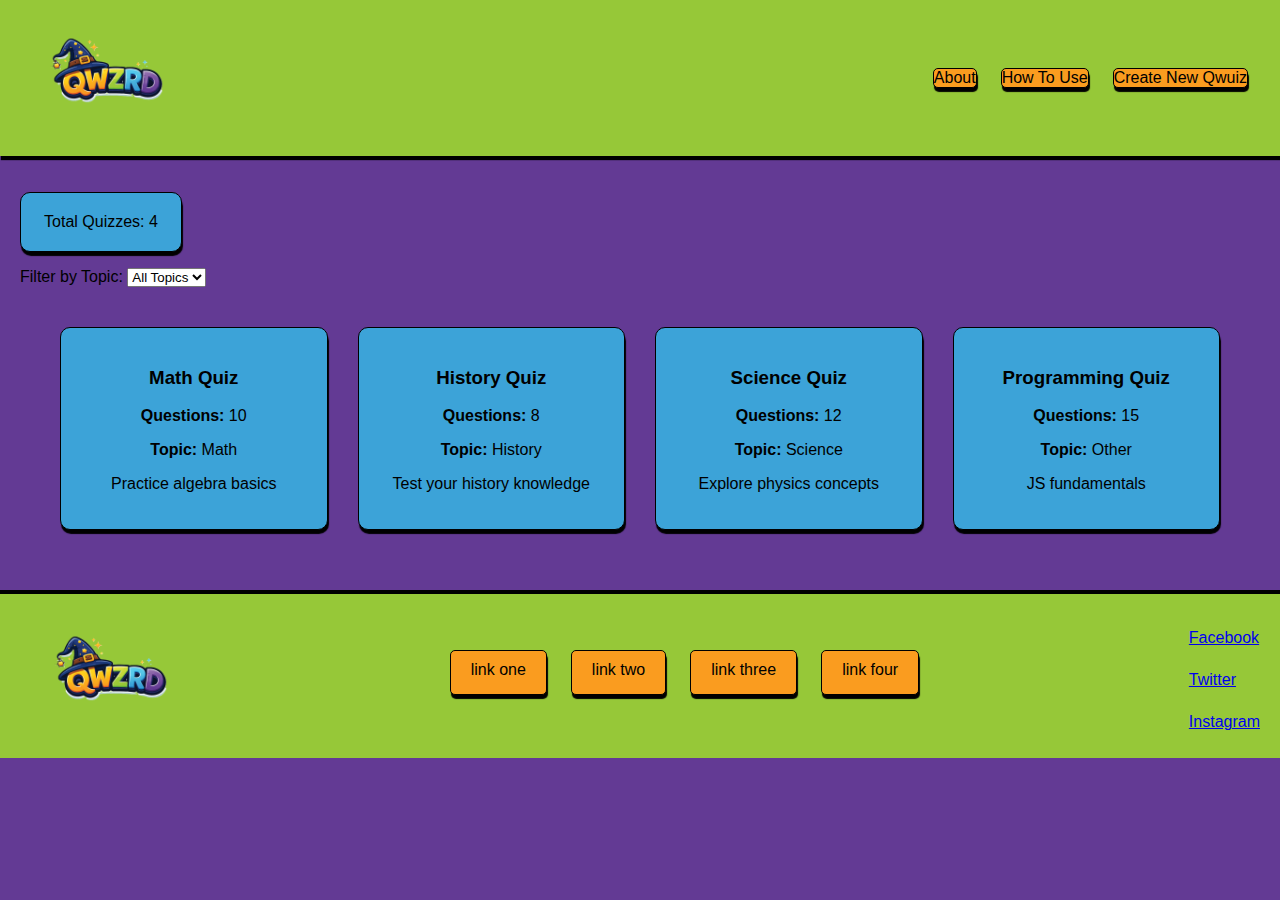
<file: qwuizard/index.html>
<!DOCTYPE html>
<html lang="en">
<head>
    <meta charset="UTF-8">
    <meta name="viewport" content="width=device-width, initial-scale=1.0">
    <title>Qwuizard</title>
    <meta name="description" content="A platform for users to create and take personalized quizzes.">
    <link rel="stylesheet" href="styles/index.css">
    <script src="javascript/index.js" defer></script>
</head>
<body>
    <header>
        <div>
            <img class="logo" src="images/QWZRD logo with wizard hat - transparent background.png" alt="Logo">
        </div>
        <nav>
            <ul style="list-style: none;">
                <li><a href="#">About</a></li>
                <li><a href="how-to-use.html">How To Use</a></li>
                <li><a href="#" id="openModalBtn">Create New Qwuiz</a></li>
            </ul>
        </nav>

    </header>
    <main>

        <p id="totalQuizzes">Total quizzes: ${totalQuizzes}</p>

        <label for="topicFilter">Filter by Topic:</label>
        <select id="topicFilter">
            <option value="All">All Topics</option>
            <option value="Math">Math</option>
            <option value="History">History</option>
            <option value="Science">Science</option>
            <option value="Other">Other</option>
        </select>

        <div id="modal" class="modal-hidden">
            <div id="modal-content">
                <span id="closeModalBtn" class="close-modal">X</span>
                <h2>Create New Quiz</h2>

                <form id="quizForm">
                    <input type="text" id="title" placeholder="Quiz Title" required>
                    <input type="number" id="questions" placeholder="Number of Questions" required>
                    <input type="text" id="topic" placeholder="Quiz Topic" required>
                    <textarea id="description" placeholder="Quiz Description" required></textarea>
                    <button type="submit">Create Quiz</button>
                </form>

            </div>
        </div>
        
        <div id="quizContainer">
            
        </div>

    </main>
    <footer>
        <div>
            <img class="logo" src="images/QWZRD logo with wizard hat - transparent background.png" alt="Logo">
        </div>
        <div id="footerNav">
            <a href="#">link one</a>
            <a href="#">link two</a>
            <a href="#">link three</a>
            <a href="#">link four</a>
        </div>
        <div id="footerSocials">
            <a href="#">Facebook</a>
            <a href="#">Twitter</a>
            <a href="#">Instagram</a>
        </div>
    </footer>
</body>
</html>
</file>
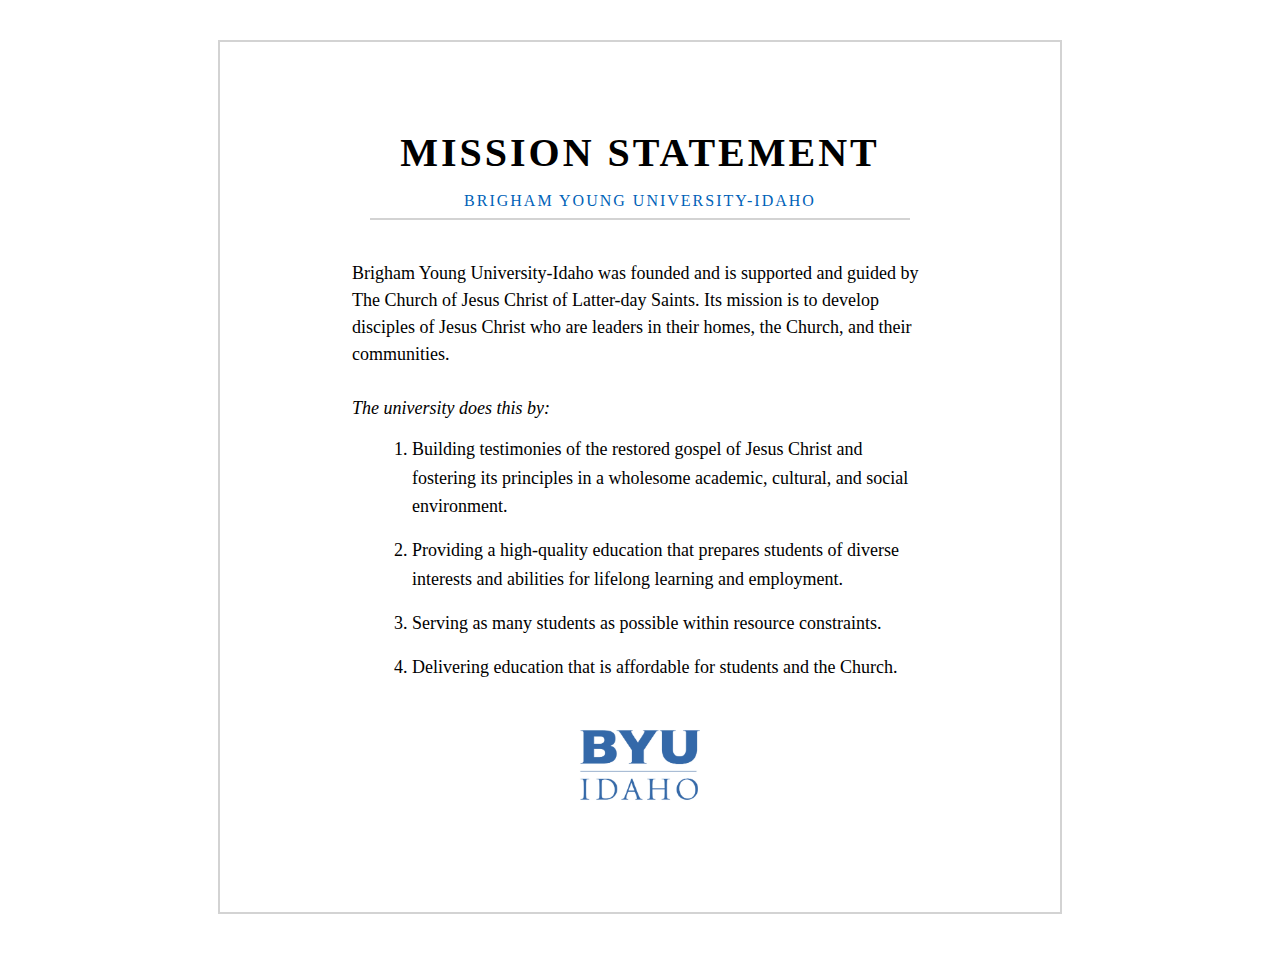
<file: week1/mission_statement/index.html>
<!DOCTYPE html>
<html lang="en">
<head>
    <link rel="stylesheet" href="./styles.css">
    <meta charset="UTF-8">
    <meta name="viewport" content="width=device-width, initial-scale=1.0">
    <meta name="description" content="A mission statement for Brigham Young University-Idaho.">
    <meta name="author" content="Carson Roberts">
    

    <title>Document</title>
</head>
<body>
    <div class ='page'>
        <header>
            <h1 id = 'title'>MISSION STATEMENT</h1>
            <P id = 'subtitle'>BRIGHAM YOUNG UNIVERSITY-IDAHO</P>
            <hr>
        </header>
    
        <div id = 'content'>
            <P id="description">
                Brigham Young University-Idaho was founded and is supported and guided by The Church of Jesus Christ of Latter-day Saints. Its mission is to develop disciples of Jesus Christ who are leaders in their homes, the Church, and their communities.
            </P>
        
            <p id = 'list_header'>The university does this by:</p>
        
            <ol>
                <li>
                    Building testimonies of the restored gospel of Jesus Christ and fostering its principles in a wholesome academic, cultural, and social environment.
                </li>
            
                <li>
                    Providing a high-quality education that prepares students of diverse interests and abilities for lifelong learning and employment.
                </li>
            
                <li>
                    Serving as many students as possible within resource constraints.
                </li>
            
                <li>
                    Delivering education that is affordable for students and the Church.
                </li>
            </ol>
        </div>
        
        <footer>
            <p><img src=".\images\byui-logo-blue.webp" alt="Brigham Young University-Idaho logo"></p>
        </footer>
    </div>
</body>
</html>
</file>
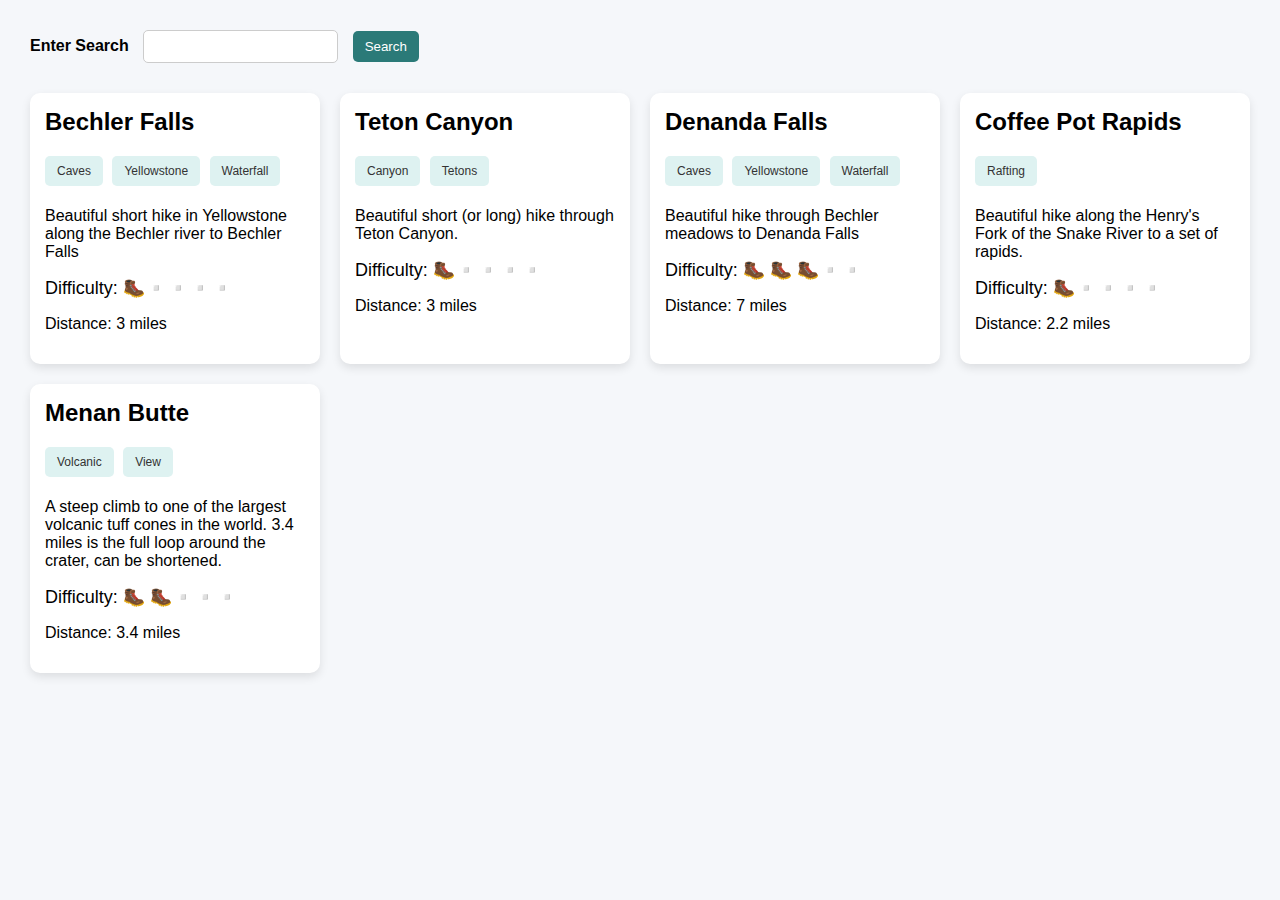
<file: week10/ponder/index.html>
<!DOCTYPE html>
<html lang="en">
  <head>
    <meta charset="UTF-8">
    <meta name="viewport" content="width=device-width, initial-scale=1.0">
    <title>Sorting Activities</title>
    <link rel="stylesheet" href="styles.css">
    <script defer src="scripts.js"></script>
  </head>
  <body>
    <label for="search">Enter Search</label>
    <input id="search" type="text">
    <button>Search</button>
    <div id="hike-container">
      <div class="hike-card">
        <div class="hike-content">
          <h2>Teton Canyon</h2>
          <div class="hike-tags">
            <button>Canyon</button>
            <button>Tetons</button>
          </div>
          <p>Beautiful short (or long) hike through Teton Canyon.</p>
          <p><span class="rating" role="img" aria-label="1 out of 5">🥾</span></p>
        </div>
      </div>
    </div>
  </body>
</html>
</file>
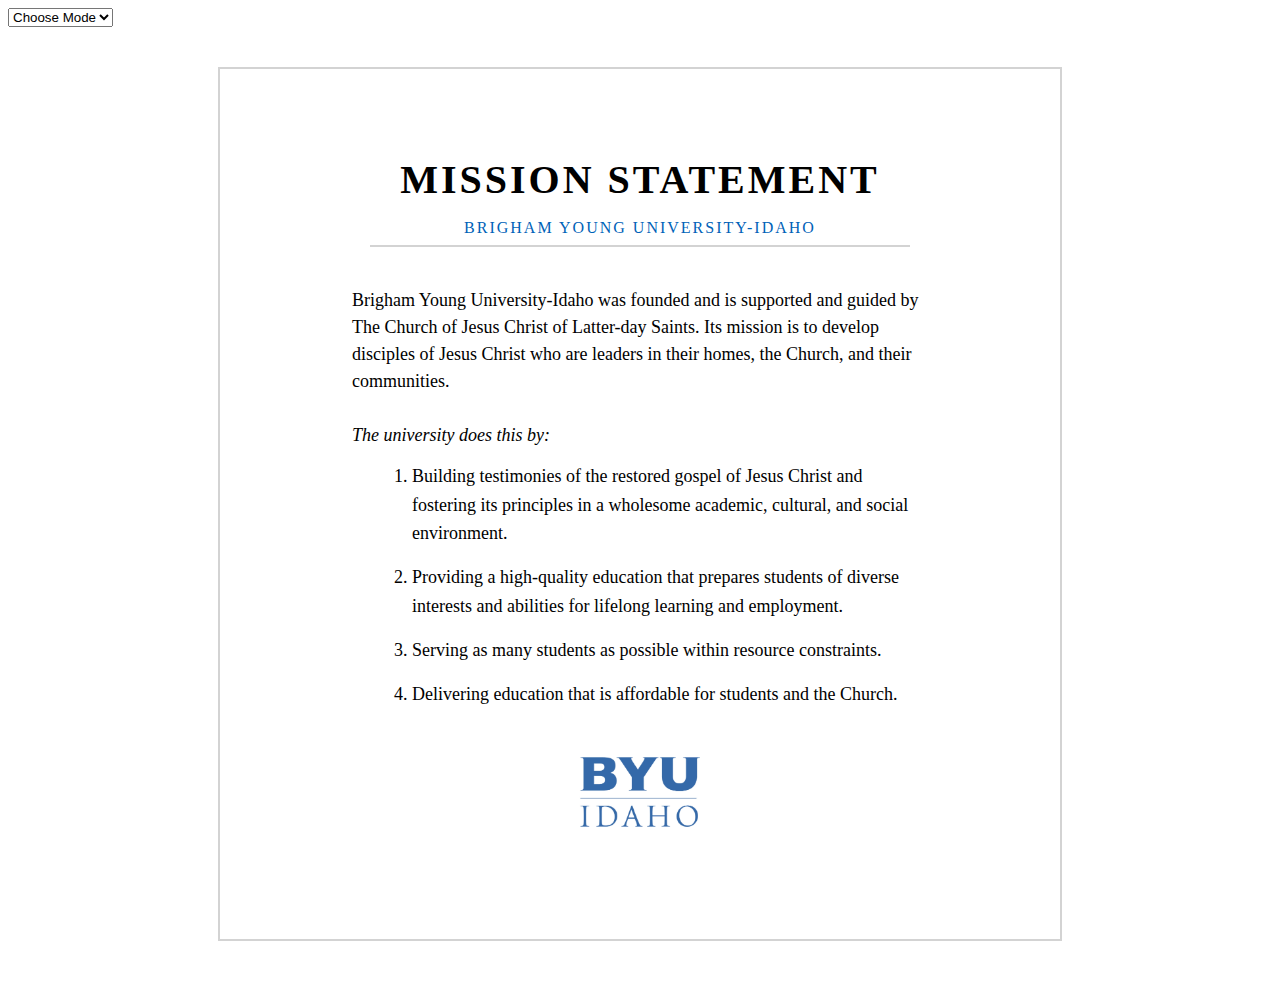
<file: week2/prove/index.html>
<!DOCTYPE html>
<html lang="en">
<head>
    <link rel="stylesheet" href="./styles.css">
    <script src="scripts.js" defer></script>
    <meta charset="UTF-8">
    <meta name="viewport" content="width=device-width, initial-scale=1.0">
    <meta name="description" content="A mission statement for Brigham Young University-Idaho.">
    <meta name="author" content="Carson Roberts">
    

    <title>Document</title>
</head>
<body>
    
    <select>
        <option>Choose Mode</option>
        <option value="dark">Dark</option>
        <option value="light">Light</option>
    </select>              
                    
    <div class ='page'>
        
        <header>
            <h1 id = 'title'>MISSION STATEMENT</h1>
            <P id = 'subtitle'>BRIGHAM YOUNG UNIVERSITY-IDAHO</P>
            <hr>
        </header>
    
        <div id = 'content'>
            <P id="description">
                Brigham Young University-Idaho was founded and is supported and guided by The Church of Jesus Christ of Latter-day Saints. Its mission is to develop disciples of Jesus Christ who are leaders in their homes, the Church, and their communities.
            </P>
        
            <p id = 'list_header'>The university does this by:</p>
        
            <ol>
                <li>
                    Building testimonies of the restored gospel of Jesus Christ and fostering its principles in a wholesome academic, cultural, and social environment.
                </li>
            
                <li>
                    Providing a high-quality education that prepares students of diverse interests and abilities for lifelong learning and employment.
                </li>
            
                <li>
                    Serving as many students as possible within resource constraints.
                </li>
            
                <li>
                    Delivering education that is affordable for students and the Church.
                </li>
            </ol>
        </div>
        
        <footer>
            <p><img src=".\images\byui-logo-blue.webp" alt="Brigham Young University-Idaho logo"></p>
        </footer>
    </div>
</body>
</html>
</file>
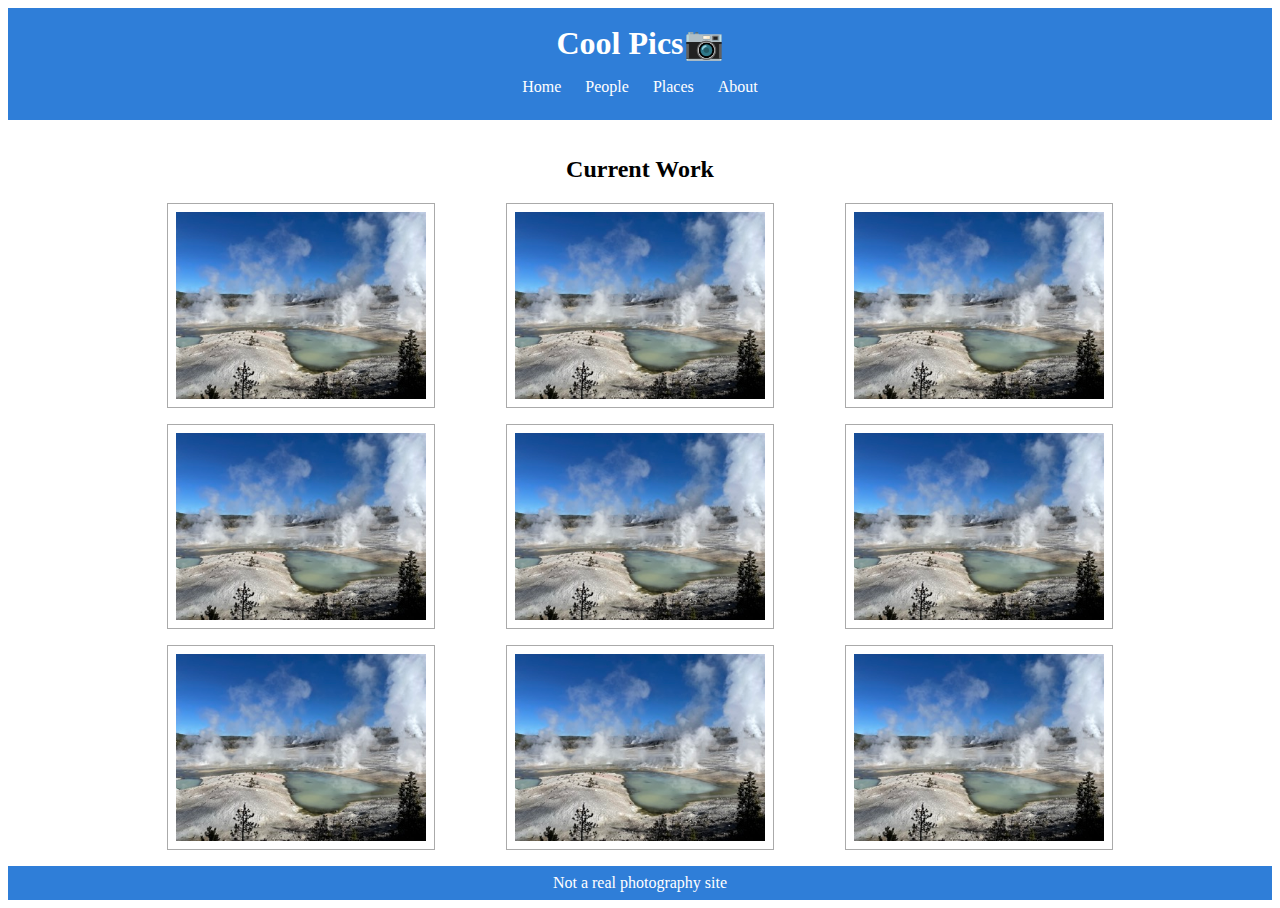
<file: week3/prove-coolpics/index.html>
<!DOCTYPE html>
<html lang="en">
<head>
    <meta charset="UTF-8">
    <meta name="viewport" content="width=device-width, initial-scale=1.0">
    <link rel="stylesheet" href="styles.css">
    <script src="scripts.js" defer></script>
    <title>Cool Pics</title>
</head>
<header>
    <h1>Cool Pics📷</h1>
    <button class="menu-btn">
        <h3>Menu</h3>
    </button>
    <nav>
        <a href="#">Home</a>
        <a href="#">People</a>
        <a href="#">Places</a>
        <a href="#">About</a>
    </nav>
</header>
<main>
    <h2>Current Work</h2>

    <section class="gallery">
        <img src="./images/norris-sm.jpg" alt="picture of hotspring">
        <img src="./images/norris-sm.jpg" alt="picture of hotspring">
        <img src="./images/norris-sm.jpg" alt="picture of hotspring">
        <img src="./images/norris-sm.jpg" alt="picture of hotspring">
        <img src="./images/norris-sm.jpg" alt="picture of hotspring">
        <img src="./images/norris-sm.jpg" alt="picture of hotspring">
        <img src="./images/norris-sm.jpg" alt="picture of hotspring">
        <img src="./images/norris-sm.jpg" alt="picture of hotspring">
        <img src="./images/norris-sm.jpg" alt="picture of hotspring">
    </section>
</main>
<footer>
    Not a real photography site 
</footer>
</html>
</file>
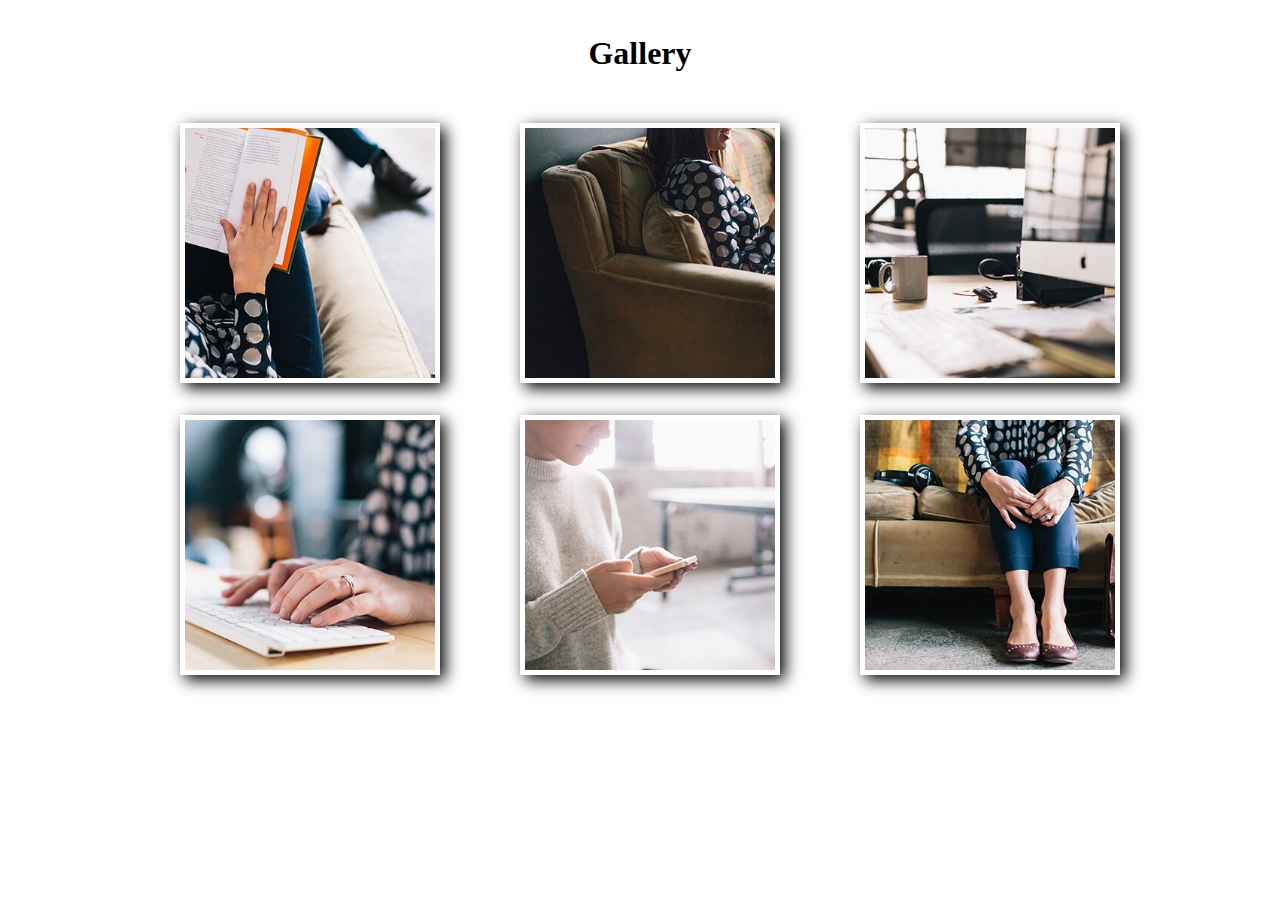
<file: week4/ponder-responsive_gallery/index.html>
<!DOCTYPE html>
<html lang="en">
<head>
    <meta charset="UTF-8">
    <meta name="viewport" content="width=device-width, initial-scale=1.0">
    <link rel="stylesheet" href="styles.css">
    <script src="scripts.js" defer></script>
    <title>Gallery</title>
</head>
<body>
    <h1>Gallery</h1>
    <section class="gallery">
        <figure>  
            <img src="images/book-sm.jpg" alt="person reading a book">
        </figure>
        <figure>  
            <img src="images/couch-sm.jpg" alt="person sitting on a couch with a phone">
        </figure>
        <figure>  
            <img src="images/desk-sm.jpg" alt="a work desktop">
        </figure>
        <figure>  
            <img src="images/keyboard-sm.jpg" alt="person typing on a keyboard">
        </figure>
        <figure>  
            <img src="images/phone-sm.jpg" alt="person looking at a phone">
        </figure>
        <figure>  
            <img src="images/sit-sm.jpg" alt="person sitting on a couch">
        </figure>
    </section>
    <dialog>
        <img>
        <button class="close-viewer">X</button>
    </dialog>
</body>
</html>
</file>
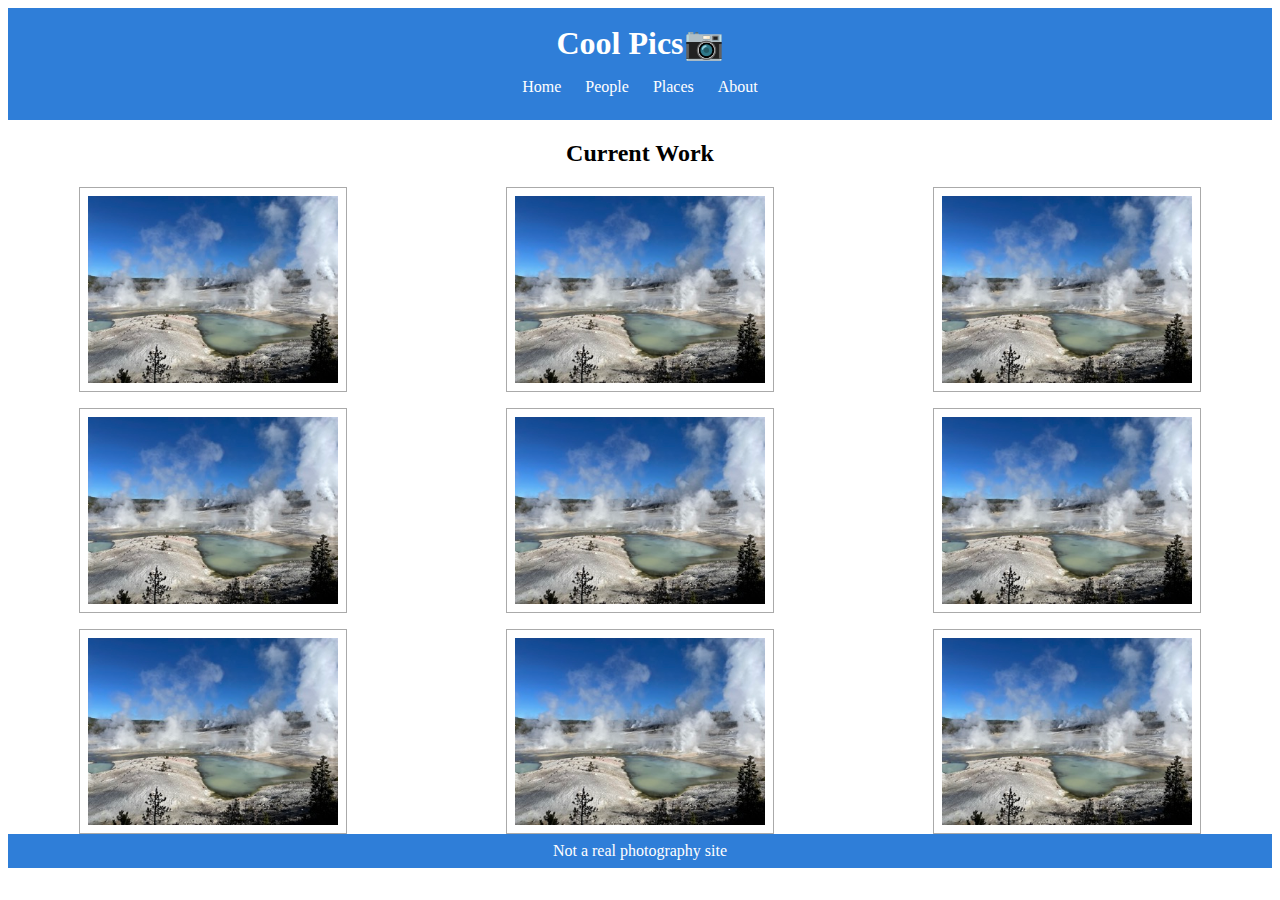
<file: week4/prove-coolpicspt2/index.html>
<!DOCTYPE html>
<html lang="en">
<head>
    <meta charset="UTF-8">
    <meta name="viewport" content="width=device-width, initial-scale=1.0">
    <link rel="stylesheet" href="styles.css">
    <script src="scripts.js" defer></script>
    <title>Cool Pics</title>
</head>
<body>
    <header>
        <h1>Cool Pics📷</h1>
        <button class="menu-btn">
            <h3>Menu</h3>
        </button>
        <nav>
            <a href="#">Home</a>
            <a href="#">People</a>
            <a href="#">Places</a>
            <a href="#">About</a>
        </nav>
    </header>
    <h2>Current Work</h2>
    <section class="gallery">
        <img src="./images/norris-sm.jpg" alt="picture of hotspring">
        <img src="./images/norris-sm.jpg" alt="picture of hotspring">
        <img src="./images/norris-sm.jpg" alt="picture of hotspring">
        <img src="./images/norris-sm.jpg" alt="picture of hotspring">
        <img src="./images/norris-sm.jpg" alt="picture of hotspring">
        <img src="./images/norris-sm.jpg" alt="picture of hotspring">
        <img src="./images/norris-sm.jpg" alt="picture of hotspring">
        <img src="./images/norris-sm.jpg" alt="picture of hotspring">
        <img src="./images/norris-sm.jpg" alt="picture of hotspring">
    </section>
    <dialog>
        <img>
        <button class="closeButton">X</button>
    </dialog>
    <footer>
        Not a real photography site 
    </footer>
</body>
</html>
</file>
<file: qwuizard/styles/index.css>
body {
    margin: 0;
    font-family: 'Nunito Sans', sans-serif;
    background: #633a94;
}

header {
    background-color: #96c838;
    display: flex;
    padding: 1rem;
    align-items: center;
    box-shadow: 1px 4px 1px rgba(0, 0, 0, 1);
}

.logo{
    max-width: 180px;
}

nav {
    gap: 1.5rem;
    margin-left: auto;
    padding-right: 1rem;
}

nav ul {
    display: flex;
    gap: 1.5rem;
}

nav ul li {
    background: #fa9c1f;
    border: black solid 1px;
    border-radius: 5px;
    box-shadow: 1px 4px 1px rgba(0, 0, 0, 1);
}

nav ul li a {
    color: black;
    text-decoration: none;
}

main {
    padding: 20px;
    border-bottom: black solid 4px;
}

#modal{
    position: fixed;
    top: 0;
    left: 0;
    width: 100%;
    height: 100%;
    background-color: rgba(0, 0, 0, 0.5);
}

.modal-hidden {
    display: none;
}

#modal-content {
    background-color: white;
    padding: 20px;
    border-radius: 10px;
    width: 300px;
    position: absolute;
    top: 50%;
    left: 50%;
    transform: translate(-50%, -50%);
}

.close-modal {
    position: absolute;
    top: 10px;
    right: 10px;
    font-size: 1.5rem;
    cursor: pointer;
}

#quizForm {
    display: flex;
    flex-direction: column;
    gap: 15px;
}

#quizForm input, #quizForm textarea {
    padding: 10px;
    border: 1px solid #ccc;
    border-radius: 5px;
}

#quizForm button {
    background-color: #3ca3d8;
    color: white;
    border: none;
    padding: 10px;
    border-radius: 5px;
    cursor: pointer;
}

#quizContainer {
    display: grid;
    grid-template-columns: repeat(auto-fit, minmax(200px, 1fr));
    gap: 30px;
    padding: 40px;
}

#totalQuizzes {
    background: #3ca3d8;
    padding: 20px;
    text-align: center;
    border-radius: 10px;
    border: 1px solid black;
    box-shadow: 1px 4px 1px rgba(0, 0, 0, 1);
    max-width: 120px;
}

.card {
    background: #3ca3d8;
    padding: 20px;
    text-align: center;
    border-radius: 10px;
    border: 1px solid black;
    box-shadow: 1px 4px 1px rgba(0, 0, 0, 1);
}

footer {
    background-color: #96c838;
    display: flex;
    justify-content: space-between;
}

#footerNav {
    display: flex;
    gap: 1.5rem;
    max-height: 45px;
    padding-top: 2.25em;
}

#footerNav a {
    background: #fa9c1f;
    border: black solid 1px;
    border-radius: 5px;
    box-shadow: 1px 4px 1px rgba(0, 0, 0, 1);
    color: black;
    text-decoration: none;
    text-align: center;
    
}

#footerSocials {
    display: flex;
    flex-direction: column;
    justify-self:right;
    justify-content: center;
    gap: 1.5rem;
    margin-top: 0.5rem;
}
    

@media (min-width: 650px) {

    #nav ul li {
        padding: 10px 20px;
    }

    footer {
        padding: 20px;
    }

    #footerNav a {
        padding: 10px 20px;
    }

    #footerSocials {
    padding-left: 20px;
    }  
    
    
}
</file>
<file: week1/mission_statement/styles.css>
.page {
    height: 750px;
    width: 80%;
    max-width: 720px;
    margin: 40px auto;
    padding: 60px 60px;
    border: 2px solid lightgrey
}

header {
    text-align: center;
    margin-bottom: 40px;
}

#title {
    font-size: 40px;
    font-weight: bold;
    margin-bottom: 5px;
    letter-spacing: 3px;
}

#subtitle {
    font-size: 16px;
    letter-spacing: 2px;
    color: #0062b8;
    margin-bottom: 0px;
}

hr {
    width : 75%;
    border: none;
    border-top: 2px solid lightgrey;
    margin-bottom: 30px;
}

#description {
    font-size: 18px;
    line-height: 1.5;
    margin-bottom: 20px;
}

#list_header {
    font-size: 18px;
    font-style: italic;
    margin-top: 30px;
    margin-bottom: 10px;
}

#content {
    margin: 0 auto;
    text-align: left;
    max-width: 80%;
}

main p {
    font-size: 16px;
    line-height: 1.6;
    margin-bottom: 20px;
    text-align: left;
}

ol {
    margin-left: 20px;
}

li {
    margin-bottom: 15px;
    font-size: 18px;
    line-height: 1.6;
}

footer {
    text-align: center;
    margin-top: 45px;
    margin-bottom: 20px;
}

footer img {
    width: 140px;
}
</file>
<file: week10/ponder/styles.css>
body {
  font-family: Arial, Helvetica, sans-serif;
  background-color: #f5f7fa;
  margin: 0;
  padding: 30px;
}

/* Search bar */

label {
  font-weight: bold;
}

input {
  padding: 8px;
  margin-left: 10px;
  margin-right: 10px;
  border-radius: 5px;
  border: 1px solid #ccc;
}

button {
  padding: 8px 12px;
  border-radius: 5px;
  border: none;
  background-color: #2b7a78;
  color: white;
  cursor: pointer;
}

button:hover {
  background-color: #205f5d;
}

/* Container */

#hike-container {
  margin-top: 30px;
  display: grid;
  grid-template-columns: repeat(auto-fit, minmax(250px, 1fr));
  gap: 20px;
}

/* Card */

.hike-card {
  background: white;
  border-radius: 10px;
  padding: 15px;
  box-shadow: 0 4px 10px rgba(0,0,0,0.1);
  transition: transform 0.2s;
}

.hike-card:hover {
  transform: translateY(-5px);
}

.hike-content h2 {
  margin-top: 0;
}

/* Tags */

.hike-tags {
  margin-bottom: 10px;
}

.hike-tags button {
  background-color: #def2f1;
  color: #333;
  margin-right: 5px;
  margin-bottom: 5px;
  font-size: 12px;
}

/* Difficulty */

.rating {
  font-size: 18px;
}
</file>
<file: week2/prove/styles.css>
.page {
    height: 750px;
    width: 80%;
    max-width: 720px;
    margin: 40px auto;
    padding: 60px 60px;
    border: 2px solid lightgrey
}

header {
    text-align: center;
    margin-bottom: 40px;
}

#title {
    font-size: 40px;
    font-weight: bold;
    margin-bottom: 5px;
    letter-spacing: 3px;
}

#subtitle {
    font-size: 16px;
    letter-spacing: 2px;
    color: #0062b8;
    margin-bottom: 0px;
}

hr {
    width : 75%;
    border: none;
    border-top: 2px solid lightgrey;
    margin-bottom: 30px;
}

#description {
    font-size: 18px;
    line-height: 1.5;
    margin-bottom: 20px;
}

#list_header {
    font-size: 18px;
    font-style: italic;
    margin-top: 30px;
    margin-bottom: 10px;
}

#content {
    margin: 0 auto;
    text-align: left;
    max-width: 80%;
}

main p {
    font-size: 16px;
    line-height: 1.6;
    margin-bottom: 20px;
    text-align: left;
}

ol {
    margin-left: 20px;
}

li {
    margin-bottom: 15px;
    font-size: 18px;
    line-height: 1.6;
}

footer {
    text-align: center;
    margin-top: 45px;
    margin-bottom: 20px;
}

footer img {
    width: 140px;
}
</file>
<file: week3/prove-coolpics/styles.css>
header{
    background-color: #2f7ed8;
    color: white;
    text-align: center;
    padding: 1rem;
}

header h1{
    margin: 0;
}

.menu-btn{
    background: none;
    border: none;
    color: white;
    font-size: 1rem;
    cursor: pointer;
}

nav {
    display: none;
}

nav a {
    display: block;
    color: white;
    text-decoration: none;
    padding: 0.5rem 0;
}

main {
    max-width: 1000px;
    margin: 0 auto;
    padding: 1rem;
}

h2{
    text-align: center;
}

.gallery {
    display: grid;
    grid-template-columns: 1fr;
    gap: 1rem;
    justify-items: center;
}

.gallery img {
    width: 100%;
    max-width: 250px;
    background: white;
    padding: 0.5rem;
    border: 1px solid #aaa;
}

footer {
    background-color: #2f7ed8;
    color: white;
    text-align: center;
    padding: 0.5rem;
}

@media (min-width: 600px) {
    .gallery {
        grid-template-columns: repeat(2, 1fr);
    }
}

@media (min-width: 900px) {
    .menu-btn {
        display: none;
    }

    nav {
        display: flex;
        justify-content: center;
        gap: 1.5rem;
        margin-top: 0.5rem;
    }

    nav a {
        display: inline;
    }

    .gallery {
        grid-template-columns: repeat(3, 1fr);
    }
}
</file>
<file: week4/ponder-responsive_gallery/styles.css>
h1 {
    text-align: center;
    margin: 35px 0;
}
.gallery {
    max-width: 1000px;
    margin: 0 auto;
}
figure img {
    width: 250px;
    height: 250px;
    object-fit: cover;
    padding: 5px;
    background-color: white;
    box-shadow: 5px 5px 15px black;
    display: block;
    margin: 0 auto;
}
/* modal */

dialog img {
    width: 90%;
    display: block;
    margin: 20vh auto;
}
dialog {
    width: 100%;
    height: 100%;
    background-color: rgba(0,0,0,.75);
}
.close-viewer {
    position: absolute;
    top: 10vh;
    right: 2vh;
    padding: 3px 6px;
    font-size: 1.5em;
}

@media screen and (min-width: 700px) {
    .gallery {
        display: grid;
        grid-template-columns: 1fr 1fr;
    }
}
@media screen and (min-width: 1000px) {
    .gallery {
        grid-template-columns: 1fr 1fr 1fr;
    }
    dialog img {
        width: 60%;
        margin: 15vh auto;
    }
    .close-viewer {
        position: absolute;
        right: 15vh;
    }
    .viewer {
        margin: 50px;
        padding: 50px;
    }
    .viewer img {
        max-width: 800px;
    }
}
</file>
<file: week4/prove-coolpicspt2/styles.css>
header{
    background-color: #2f7ed8;
    color: white;
    text-align: center;
    padding: 1rem;
}

header h1{
    margin: 0;
}

.menu-btn{
    background: none;
    border: none;
    color: white;
    font-size: 1rem;
    cursor: pointer;
    justify-self: center;
}

nav {
    display: none;
}

nav a {
    display: block;
    color: white;
    text-decoration: none;
    padding: 0.5rem 0;
}

main {
    max-width: 1000px;
    margin: 0 auto;
    padding: 1rem;
}

h2{
    text-align: center;
}

.gallery {
    display: grid;
    grid-template-columns: 1fr;
    gap: 1rem;
    justify-items: center;
}

.gallery img {
    width: 100%;
    max-width: 250px;
    background: white;
    padding: 0.5rem;
    border: 1px solid #aaa;
}

footer {
    background-color: #2f7ed8;
    color: white;
    text-align: center;
    padding: 0.5rem;
}

dialog img {
    max-width: 90%;
    max-height: 90%;
    display: block;
    margin: 25vh auto;
}
dialog {
    width: 100vw;
    height: 100vh;
    max-width: none;
    max-height: none;

    padding: 0;
    border: none;
    background-color: rgba(0,0,0,.75);
    justify-content: center;
    align-items: center;
}

.closeButton {
    position: absolute;
    top: 20px;
    right: 20px;
    padding: 3px 6px;
    font-size: 1.5em;
} 

@media (min-width: 600px) {
    .gallery {
        grid-template-columns: repeat(2, 1fr);
    }
}

@media (min-width: 900px) {
    .menu-btn {
        display: none;
    }

    nav {
        display: flex;
        justify-content: center;
        gap: 1.5rem;
        margin-top: 0.5rem;
    }

    nav a {
        display: inline;
    }

    .gallery {
        grid-template-columns: repeat(3, 1fr);
    }
}
</file>
